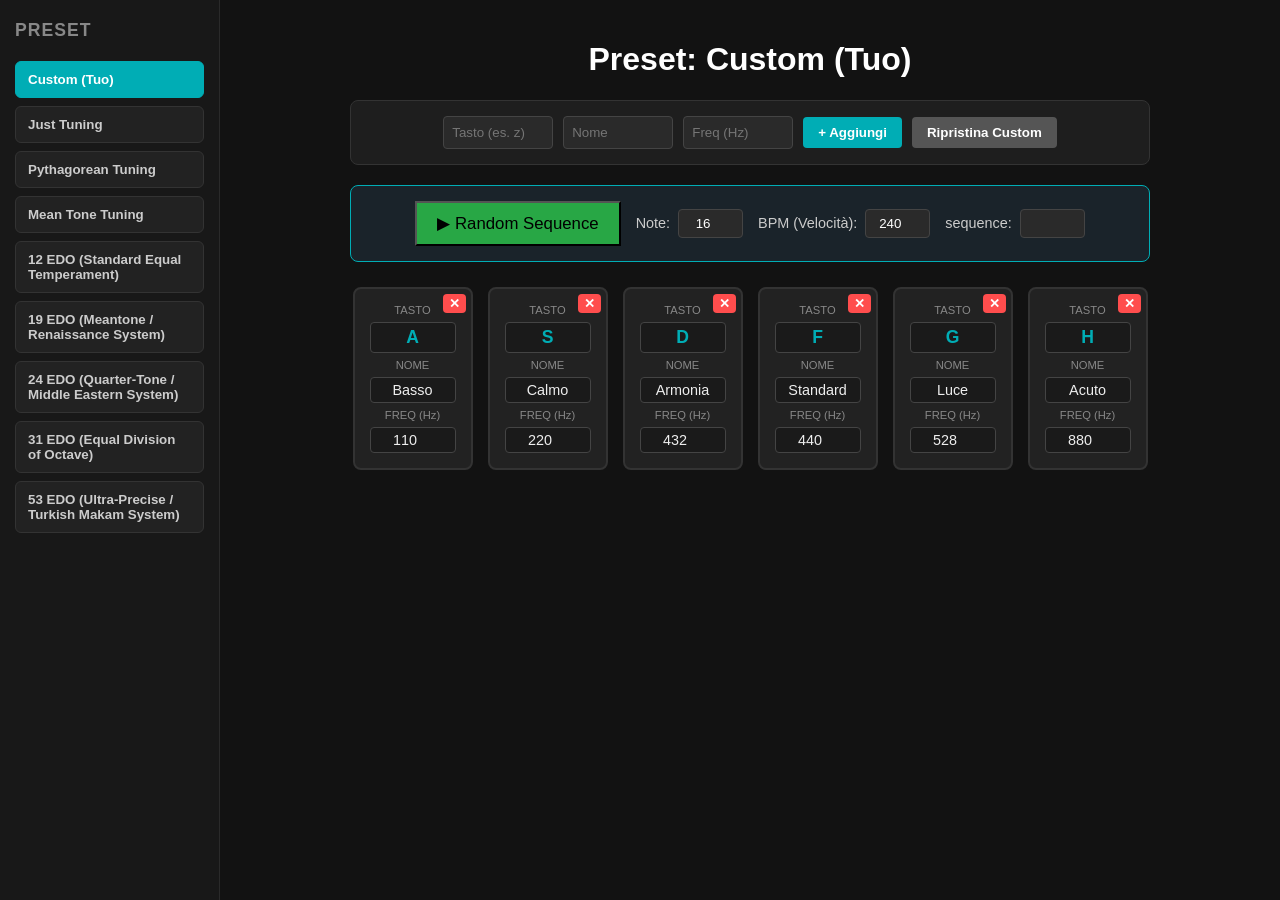
<file: index.html>
<!DOCTYPE html>
<html lang="it">

<head>
  <meta charset="UTF-8">
  <title>Custom Frequency Synth - Sequencer & Presets</title>
  <link href="./style.css" rel = "stylesheet"> </link>
</head>

<body>

  <!-- BARRA LATERALE PER I PRESET -->
  <div class="sidebar">
    <h2>Preset</h2>
    <div id="preset-list" style="display: flex; flex-direction: column; gap: 8px;"></div>
  </div>

  <!-- AREA PRINCIPALE DEL SYNTH -->
  <div class="main-content">
    <h1 id="current-preset-title">Sintetizzatore Interattivo</h1>

    <!-- Form di Inserimento & Reset -->
    <div class="editor-panel">
      <input type="text" id="newKey" placeholder="Tasto (es. z)" maxlength="1">
      <input type="text" id="newName" placeholder="Nome">
      <input type="number" id="newFreq" placeholder="Freq (Hz)" step="0.1">
      <button onclick="addKey()">+ Aggiungi</button>
      <button class="btn-reset" onclick="resetDefaults()">Ripristina Custom</button>
    </div>

    <!-- Pannello Sequencer Random -->
    <div class="sequencer-panel">
      <button id="btnPlaySeq" class="btn-play" onclick="toggleRandomSequence()">▶ Random Sequence</button>
      <div class="seq-input-group">
        <label for="seqLength">Note:</label>
        <input type="number" id="seqLength" value="16" min="1" max="64">
      </div>
      <div class="seq-input-group">
        <label for="seqSpeed">BPM (Velocità):</label>
        <input type="number" id="seqSpeed" value="240" min="40" max="600" step="10">
      </div>
      <div class="seq-input-group">
        <label for="seq">sequence:</label>
        <input type="text" id="seq" value="">
      </div>
    </div>

    <!-- Area Tastiera Synth -->
    <div class="synth-container" id="synth"></div>
  </div>

  <script src="./src/script.js"></script>
</body>

</html>
</file>
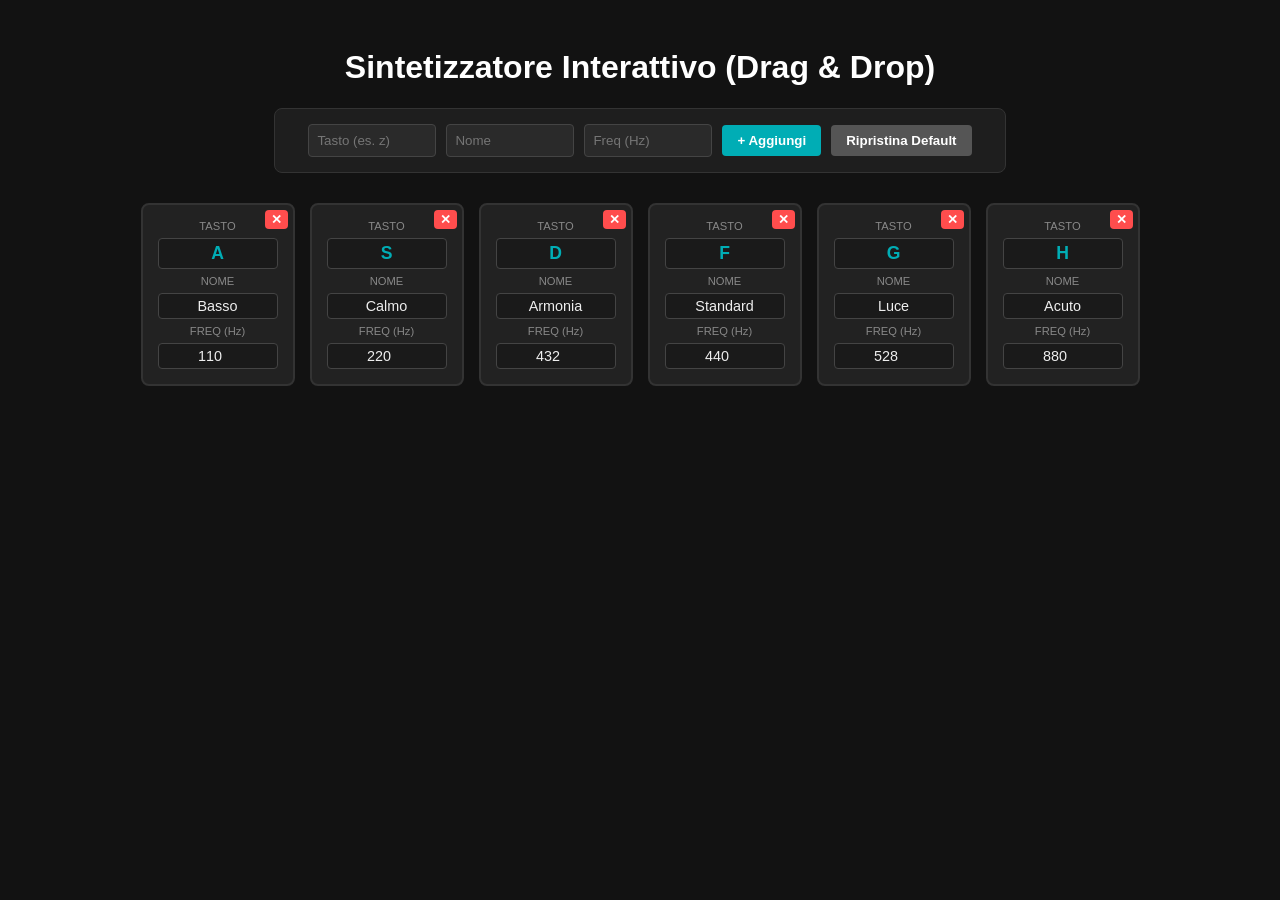
<file: synth.html>
<!DOCTYPE html>
<html lang="it">
<head>
  <meta charset="UTF-8">
  <title>Custom Frequency Synth - Drag & Drop Editor</title>
  <style>
    body { font-family: sans-serif; background: #121212; color: #fff; text-align: center; padding: 20px; }
    
    /* Form e Controlli */
    .editor-panel {
      background: #1e1e1e; border: 1px solid #333; border-radius: 8px;
      padding: 15px; max-width: 700px; margin: 0 auto 30px auto;
      display: flex; gap: 10px; justify-content: center; align-items: center; flex-wrap: wrap;
    }
    .editor-panel input {
      padding: 8px; border-radius: 4px; border: 1px solid #444; background: #2a2a2a; color: #fff; width: 110px;
    }
    .editor-panel button, .btn-delete {
      padding: 8px 15px; border-radius: 4px; border: none; background: #00adb5; color: #fff; cursor: pointer; font-weight: bold;
    }
    .editor-panel button:hover { background: #008c93; }
    .btn-reset { background: #555 !important; }
    .btn-reset:hover { background: #666 !important; }

    /* Contenitore Sintetizzatore */
    .synth-container { display: flex; justify-content: center; gap: 15px; flex-wrap: wrap; }
    .key-card {
      border: 2px solid #333; background: #222; border-radius: 8px;
      padding: 15px; width: 120px; display: flex; flex-direction: column; gap: 6px; position: relative; transition: all 0.1s;
      cursor: grab;
    }
    .key-card:active { cursor: grabbing; }
    .key-card.dragging { opacity: 0.4; border-color: #00adb5; }
    .key-card.drag-over { border-color: #fff; transform: scale(1.05); }
    .key-card.active { background: #00adb5; border-color: #fff; transform: translateY(4px); }
    .key-card.active input { background: transparent; color: #fff; border-color: rgba(255,255,255,0.5); }
    
    /* Input dentro la scheda */
    .key-card input {
      background: #1a1a1a; border: 1px solid #444; color: #eee;
      border-radius: 4px; padding: 4px; text-align: center; font-size: 0.9em;
    }
    .key-card input.key-shortcut { font-weight: bold; font-size: 1.1em; color: #00adb5; text-transform: uppercase; }
    .key-card.active input.key-shortcut { color: #fff; }
    
    .btn-delete { background: #ff4d4d; padding: 2px 6px; font-size: 0.8em; position: absolute; top: 5px; right: 5px; }
    .btn-delete:hover { background: #cc0000; }
  </style>
</head>
<body>

  <h1>Sintetizzatore Interattivo (Drag & Drop)</h1>

  <!-- Form di Inserimento & Reset -->
  <div class="editor-panel">
    <input type="text" id="newKey" placeholder="Tasto (es. z)" maxlength="1">
    <input type="text" id="newName" placeholder="Nome">
    <input type="number" id="newFreq" placeholder="Freq (Hz)" step="0.1">
    <button onclick="addKey()">+ Aggiungi</button>
    <button class="btn-reset" onclick="resetDefaults()">Ripristina Default</button>
  </div>

  <!-- Area Tastiera Synth -->
  <div class="synth-container" id="synth"></div>

  <script>
    // 1. CONFIGURAZIONE DI DEFAULT
    const defaultSoundMap = [
      { key: 'a', name: 'Basso',    freq: 110.0 },
      { key: 's', name: 'Calmo',    freq: 220.0 },
      { key: 'd', name: 'Armonia',  freq: 432.0 },
      { key: 'f', name: 'Standard', freq: 440.0 },
      { key: 'g', name: 'Luce',     freq: 528.0 },
      { key: 'h', name: 'Acuto',    freq: 880.0 }
    ];

    let soundMap = JSON.parse(localStorage.getItem('myCustomSynth')) || [...defaultSoundMap];

    // 2. AUDIO CONTEXT
    let audioCtx = null;
    const activeOscillators = {};

    function initAudio() {
      if (!audioCtx) {
        audioCtx = new (window.AudioContext || window.webkitAudioContext)();
      }
    }

    function saveState() {
      localStorage.setItem('myCustomSynth', JSON.stringify(soundMap));
    }

    // 3. RENDERING DINAMICO & DRAG AND DROP LOGIC
    let draggedIndex = null;

    function renderSynth() {
      const container = document.getElementById('synth');
      container.innerHTML = '';

      soundMap.forEach((item, index) => {
        const card = document.createElement('div');
        card.className = 'key-card';
        card.id = `key-${item.key.toLowerCase()}`;
        card.setAttribute('draggable', 'true');
        card.dataset.index = index;

        card.innerHTML = `
          <button class="btn-delete" onclick="removeKey(${index})">✕</button>
          <label style="font-size:0.7em; color:#888; pointer-events:none;">TASTO</label>
          <input type="text" class="key-shortcut" value="${item.key}" maxlength="1" onchange="updateItem(${index}, 'key', this.value)">
          
          <label style="font-size:0.7em; color:#888; pointer-events:none;">NOME</label>
          <input type="text" value="${item.name}" onchange="updateItem(${index}, 'name', this.value)">
          
          <label style="font-size:0.7em; color:#888; pointer-events:none;">FREQ (Hz)</label>
          <input type="number" value="${item.freq}" step="0.1" onchange="updateItem(${index}, 'freq', this.value)">
        `;

        // Eventi Drag & Drop
        card.addEventListener('dragstart', (e) => {
          draggedIndex = index;
          card.classList.add('dragging');
          e.dataTransfer.effectAllowed = 'move';
        });

        card.addEventListener('dragend', () => {
          card.classList.remove('dragging');
          document.querySelectorAll('.key-card').forEach(c => c.classList.remove('drag-over'));
        });

        card.addEventListener('dragover', (e) => {
          e.preventDefault();
          e.dataTransfer.dropEffect = 'move';
          card.classList.add('drag-over');
        });

        card.addEventListener('dragleave', () => {
          card.classList.remove('drag-over');
        });

        card.addEventListener('drop', (e) => {
          e.preventDefault();
          card.classList.remove('drag-over');

          if (draggedIndex !== null && draggedIndex !== index) {
            // Scambia gli elementi nell'array
            const movedItem = soundMap.splice(draggedIndex, 1)[0];
            soundMap.splice(index, 0, movedItem);

            saveState();
            renderSynth();
          }
        });

        container.appendChild(card);
      });
    }

    // 4. GESTIONE STATO (AGGIUNGI, MODIFICA, ELIMINA, RESET)
    function addKey() {
      const keyInput = document.getElementById('newKey');
      const nameInput = document.getElementById('newName');
      const freqInput = document.getElementById('newFreq');

      if (!keyInput.value || !freqInput.value) {
        alert("Inserisci almeno il tasto e la frequenza!");
        return;
      }

      soundMap.push({
        key: keyInput.value.toLowerCase(),
        name: nameInput.value || 'Nota',
        freq: parseFloat(freqInput.value)
      });

      saveState();
      renderSynth();

      keyInput.value = '';
      nameInput.value = '';
      freqInput.value = '';
    }

    function updateItem(index, property, value) {
      if (property === 'freq') value = parseFloat(value) || 0;
      if (property === 'key') value = value.toLowerCase();
      
      soundMap[index][property] = value;
      saveState();
      renderSynth();
    }

    function removeKey(index) {
      soundMap.splice(index, 1);
      saveState();
      renderSynth();
    }

    function resetDefaults() {
      if (confirm("Vuoi davvero ripristinare i tasti di default?")) {
        soundMap = JSON.parse(JSON.stringify(defaultSoundMap));
        saveState();
        renderSynth();
      }
    }

    // 5. MOTORE AUDIO
    function playFrequency(key, freq) {
      initAudio();
      if (activeOscillators[key]) return;

      const osc = audioCtx.createOscillator();
      const gainNode = audioCtx.createGain();

      osc.type = 'sine';
      osc.frequency.setValueAtTime(freq, audioCtx.currentTime);

      gainNode.gain.setValueAtTime(0, audioCtx.currentTime);
      gainNode.gain.linearRampToValueAtTime(0.2, audioCtx.currentTime + 0.05);

      osc.connect(gainNode);
      gainNode.connect(audioCtx.destination);

      osc.start();
      activeOscillators[key] = { osc, gainNode };

      const keyEl = document.getElementById(`key-${key}`);
      if (keyEl) keyEl.classList.add('active');
    }

    function stopFrequency(key) {
      if (!activeOscillators[key]) return;

      const { osc, gainNode } = activeOscillators[key];
      gainNode.gain.linearRampToValueAtTime(0.001, audioCtx.currentTime + 0.1);
      
      setTimeout(() => {
        osc.stop();
        osc.disconnect();
        delete activeOscillators[key];
      }, 100);

      const keyEl = document.getElementById(`key-${key}`);
      if (keyEl) keyEl.classList.remove('active');
    }

    // 6. EVENT LISTENERS
    window.addEventListener('keydown', (e) => {
      if (['INPUT', 'TEXTAREA'].includes(document.activeElement.tagName)) return;

      const key = e.key.toLowerCase();
      const match = soundMap.find(item => item.key.toLowerCase() === key);
      if (match) playFrequency(match.key.toLowerCase(), match.freq);
    });

    window.addEventListener('keyup', (e) => {
      if (['INPUT', 'TEXTAREA'].includes(document.activeElement.tagName)) return;

      const key = e.key.toLowerCase();
      const match = soundMap.find(item => item.key.toLowerCase() === key);
      if (match) stopFrequency(match.key.toLowerCase());
    });

    // Inizializza l'interfaccia all'avvio
    renderSynth();
  </script>
</body>
</html>
</file>
<file: style.css>
* {
        box-sizing: border-box;
    }

    body {
        font-family: sans-serif;
        background: #121212;
        color: #fff;
        margin: 0;
        padding: 0;
        display: flex;
        height: 100vh;
        overflow: hidden;
    }

    /* BARRA LATERALE PRESET */
    .sidebar {
        width: 220px;
        background: #181818;
        border-right: 1px solid #2a2a2a;
        padding: 20px 15px;
        display: flex;
        flex-direction: column;
        gap: 10px;
        flex-shrink: 0;
    }

    .sidebar h2 {
        font-size: 1.1em;
        margin-top: 0;
        margin-bottom: 10px;
        color: #888;
        text-transform: uppercase;
        letter-spacing: 1px;
    }

    .preset-btn {
        padding: 10px 12px;
        border-radius: 6px;
        border: 1px solid #333;
        background: #222;
        color: #ccc;
        cursor: pointer;
        text-align: left;
        font-weight: bold;
        transition: all 0.2s;
    }

    .preset-btn:hover {
        background: #2a2a2a;
        color: #fff;
    }

    .preset-btn.active {
        background: #00adb5;
        color: #fff;
        border-color: #00adb5;
    }

    /* CONTENUTO PRINCIPALE */
    .main-content {
        flex: 1;
        padding: 20px;
        overflow-y: auto;
        text-align: center;
    }

    /* Form e Controlli */
    .editor-panel {
        background: #1e1e1e;
        border: 1px solid #333;
        border-radius: 8px;
        padding: 15px;
        max-width: 800px;
        margin: 0 auto 20px auto;
        display: flex;
        gap: 10px;
        justify-content: center;
        align-items: center;
        flex-wrap: wrap;
    }

    .editor-panel input {
        padding: 8px;
        border-radius: 4px;
        border: 1px solid #444;
        background: #2a2a2a;
        color: #fff;
        width: 110px;
    }

    .editor-panel button,
    .btn-delete {
        padding: 8px 15px;
        border-radius: 4px;
        border: none;
        background: #00adb5;
        color: #fff;
        cursor: pointer;
        font-weight: bold;
    }

    .editor-panel button:hover {
        background: #008c93;
    }

    .btn-reset {
        background: #555 !important;
    }

    .btn-reset:hover {
        background: #666 !important;
    }

    /* CONTROLLI SEQUENCER */
    .sequencer-panel {
        background: #1a232a;
        border: 1px solid #00adb5;
        border-radius: 8px;
        padding: 15px;
        max-width: 800px;
        margin: 0 auto 25px auto;
        display: flex;
        gap: 15px;
        justify-content: center;
        align-items: center;
        flex-wrap: wrap;
    }

    .btn-play {
        background: #28a745 !important;
        font-size: 1.05em;
        padding: 10px 20px !important;
    }

    .btn-play:hover {
        background: #218838 !important;
    }

    .btn-stop {
        background: #dc3545 !important;
        font-size: 1.05em;
        padding: 10px 20px !important;
    }

    .btn-stop:hover {
        background: #c82333 !important;
    }

    .seq-input-group {
        display: flex;
        align-items: center;
        gap: 8px;
        font-size: 0.9em;
        color: #ccc;
    }

    .seq-input-group input {
        padding: 6px;
        border-radius: 4px;
        border: 1px solid #444;
        background: #2a2a2a;
        color: #fff;
        width: 65px;
        text-align: center;
    }

    /* Contenitore Sintetizzatore */
    .synth-container {
        display: flex;
        justify-content: center;
        gap: 15px;
        flex-wrap: wrap;
    }

    .key-card {
        border: 2px solid #333;
        background: #222;
        border-radius: 8px;
        padding: 15px;
        width: 120px;
        display: flex;
        flex-direction: column;
        gap: 6px;
        position: relative;
        transition: all 0.1s;
        cursor: grab;
    }

    .key-card:active {
        cursor: grabbing;
    }

    .key-card.dragging {
        opacity: 0.4;
        border-color: #00adb5;
    }

    .key-card.drag-over {
        border-color: #fff;
        transform: scale(1.05);
    }

    .key-card.active {
        background: #00adb5;
        border-color: #fff;
        transform: translateY(4px);
    }

    .key-card.active input {
        background: transparent;
        color: #fff;
        border-color: rgba(255, 255, 255, 0.5);
    }

    /* Input dentro la scheda */
    .key-card input {
        background: #1a1a1a;
        border: 1px solid #444;
        color: #eee;
        border-radius: 4px;
        padding: 4px;
        text-align: center;
        font-size: 0.9em;
    }

    .key-card input.key-shortcut {
        font-weight: bold;
        font-size: 1.1em;
        color: #00adb5;
        text-transform: uppercase;
    }

    .key-card.active input.key-shortcut {
        color: #fff;
    }

    .btn-delete {
        background: #ff4d4d;
        padding: 2px 6px;
        font-size: 0.8em;
        position: absolute;
        top: 5px;
        right: 5px;
    }

    .btn-delete:hover {
        background: #cc0000;
    }
</file>
